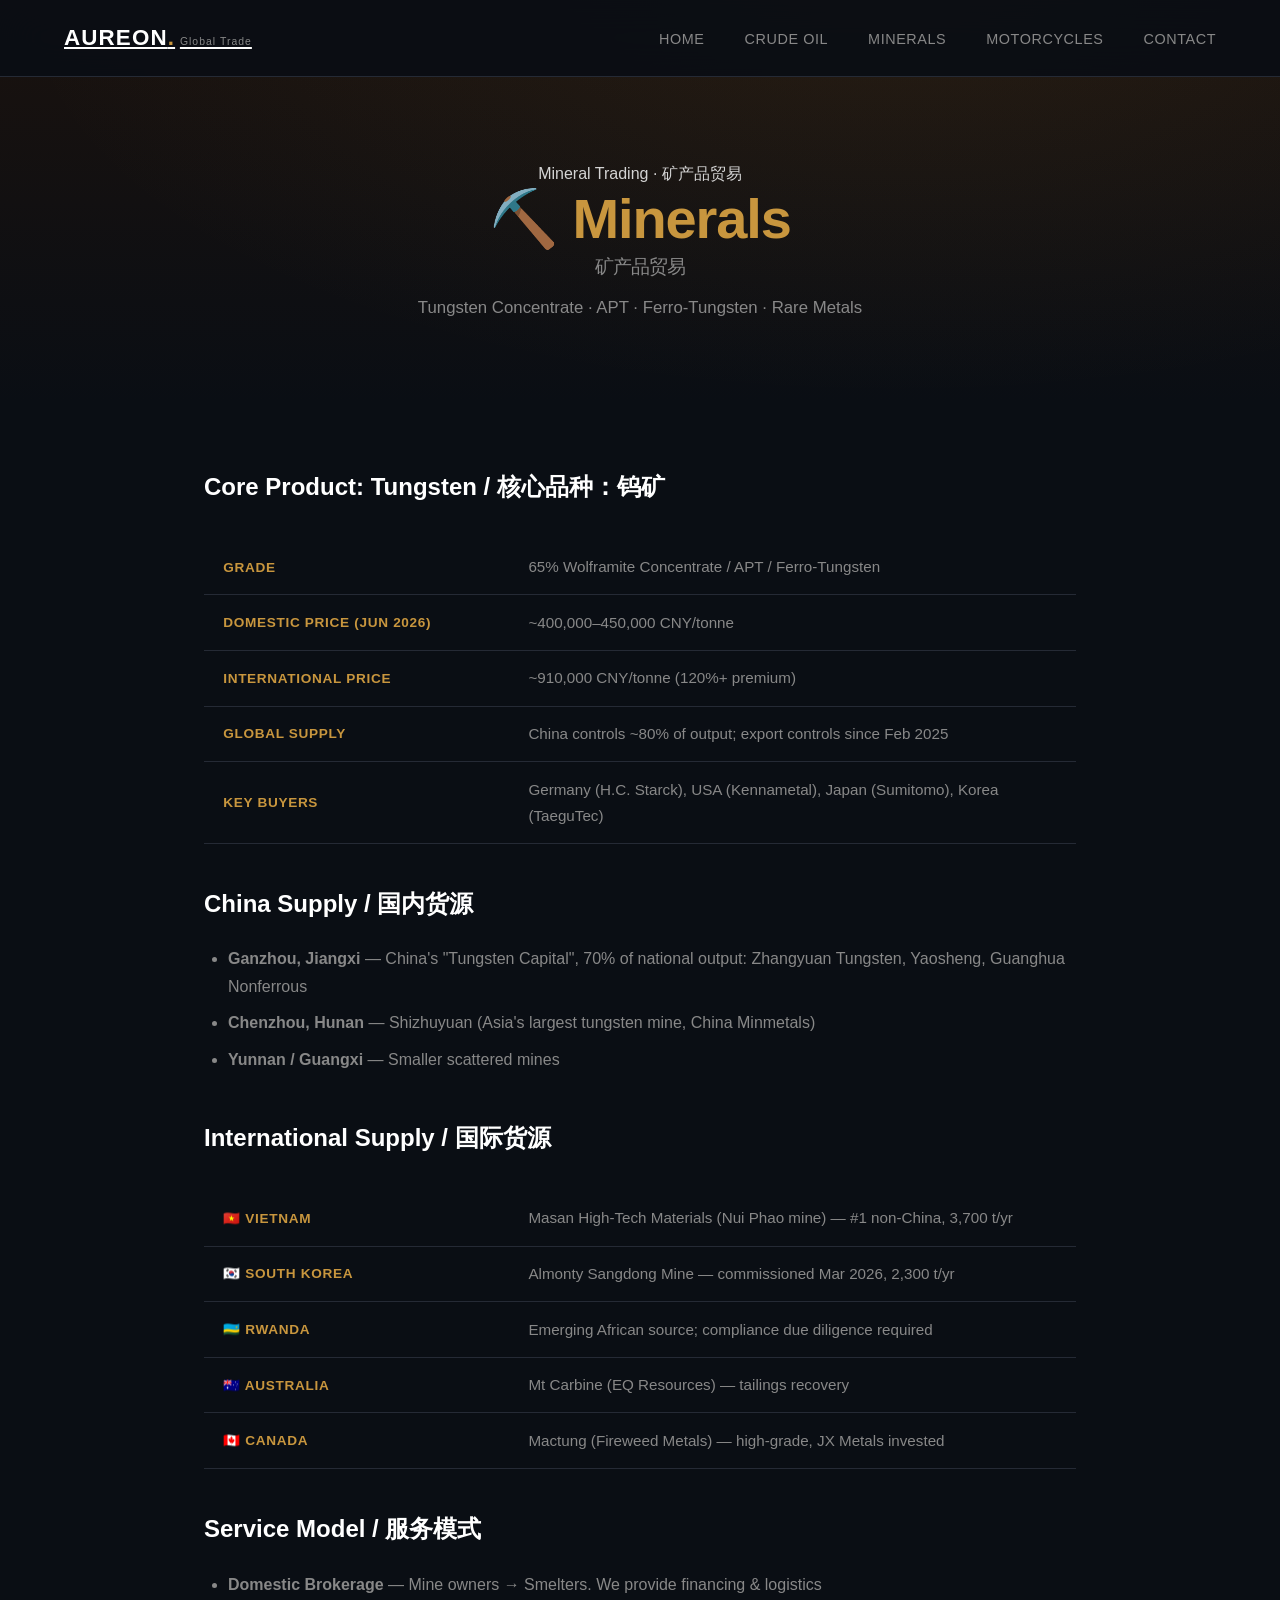
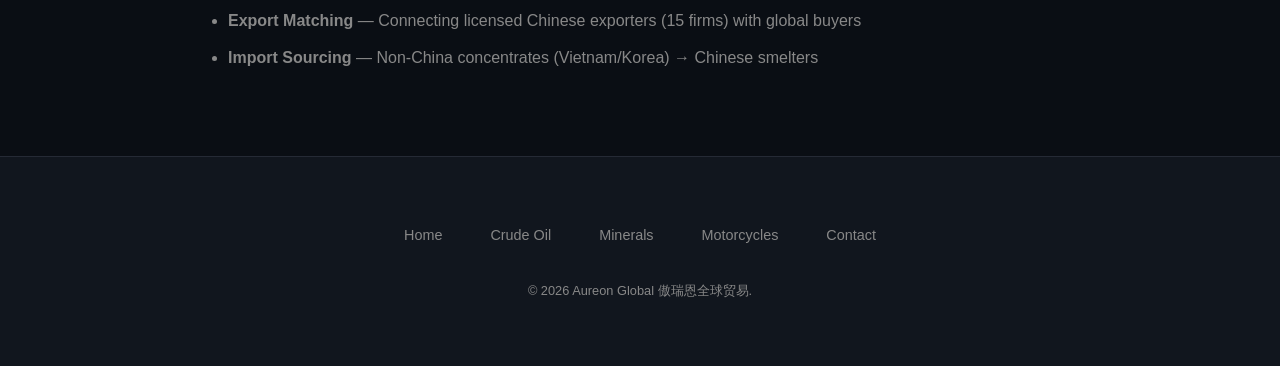
<file: minerals.html>
<!DOCTYPE html>
<html lang="zh-CN">
<head>
<meta charset="UTF-8">
<meta name="viewport" content="width=device-width, initial-scale=1.0">
<meta name="description" content="傲瑞恩全球贸易矿产品业务 — 硫磺、铜精矿、锂辉石进口贸易。加拿大硫磺CFR防城港。Mineral Trading: Sulphur, Copper, Lithium.">
<title>矿产品贸易 | 硫磺_铜矿_锂矿采购 | Aureon Global</title>
<link rel="stylesheet" href="css/style.css">
<!-- 百度统计 -->
<script>var _hmt=_hmt||[];(function(){var hm=document.createElement("script");hm.src="https://hm.baidu.com/hm.js?0f3335ad15eff5d8310f9d4be33d2344";var s=document.getElementsByTagName("script")[0];s.parentNode.insertBefore(hm,s);})();</script>
<meta name="keywords" content="矿产品贸易,硫磺进口,加拿大硫磺,铜精矿,锂矿,防城港,sulphur,copper,lithium,mineral trading">
<meta name="robots" content="index,follow">
<!-- ═══════════════════════════════════════════ -->
<!-- 此为傲瑞恩全球贸易(Aureon Global)官网源码 -->
<!-- 未经授权克隆/复制/使用本网站源码将追究法律责任 -->
<!-- 如需正版授权或合作: fhao40002@gmail.com -->
<!-- ═══════════════════════════════════════════ -->
</head>
<body>
<nav class="navbar">
  <a href="index.html" class="logo">AUREON<span>.</span><small>Global Trade</small></a>
  <button class="mobile-toggle" onclick="toggleMenu()">☰</button>
  <ul class="nav-links" id="navLinks">
    <li><a href="index.html">Home</a></li>
    <li><a href="oil.html">Crude Oil</a></li>
    <li><a href="minerals.html" class="active">Minerals</a></li>
    <li><a href="motorcycles.html">Motorcycles</a></li>
    <li><a href="index.html#contact">Contact</a></li>
  </ul>
</nav>

<section class="page-banner minerals-hero">
  <span class="tag">Mineral Trading · 矿产品贸易</span>
  <h1>⛏️ <span class="gold">Minerals</span><br><small>矿产品贸易</small></h1>
  <p>Tungsten Concentrate · APT · Ferro-Tungsten · Rare Metals</p>
</section>

<div class="detail-content">
  <h3>Core Product: Tungsten / 核心品种：钨矿</h3>
  <table class="spec-table">
    <tr><th>Grade</th><td>65% Wolframite Concentrate / APT / Ferro-Tungsten</td></tr>
    <tr><th>Domestic Price (Jun 2026)</th><td>~400,000–450,000 CNY/tonne</td></tr>
    <tr><th>International Price</th><td>~910,000 CNY/tonne (120%+ premium)</td></tr>
    <tr><th>Global Supply</th><td>China controls ~80% of output; export controls since Feb 2025</td></tr>
    <tr><th>Key Buyers</th><td>Germany (H.C. Starck), USA (Kennametal), Japan (Sumitomo), Korea (TaeguTec)</td></tr>
  </table>

  <h3>China Supply / 国内货源</h3>
  <ul>
    <li><strong>Ganzhou, Jiangxi</strong> — China's "Tungsten Capital", 70% of national output: Zhangyuan Tungsten, Yaosheng, Guanghua Nonferrous</li>
    <li><strong>Chenzhou, Hunan</strong> — Shizhuyuan (Asia's largest tungsten mine, China Minmetals)</li>
    <li><strong>Yunnan / Guangxi</strong> — Smaller scattered mines</li>
  </ul>

  <h3>International Supply / 国际货源</h3>
  <table class="spec-table">
    <tr><th>🇻🇳 Vietnam</th><td>Masan High-Tech Materials (Nui Phao mine) — #1 non-China, 3,700 t/yr</td></tr>
    <tr><th>🇰🇷 South Korea</th><td>Almonty Sangdong Mine — commissioned Mar 2026, 2,300 t/yr</td></tr>
    <tr><th>🇷🇼 Rwanda</th><td>Emerging African source; compliance due diligence required</td></tr>
    <tr><th>🇦🇺 Australia</th><td>Mt Carbine (EQ Resources) — tailings recovery</td></tr>
    <tr><th>🇨🇦 Canada</th><td>Mactung (Fireweed Metals) — high-grade, JX Metals invested</td></tr>
  </table>

  <h3>Service Model / 服务模式</h3>
  <ul>
    <li><strong>Domestic Brokerage</strong> — Mine owners → Smelters. We provide financing &amp; logistics</li>
    <li><strong>Export Matching</strong> — Connecting licensed Chinese exporters (15 firms) with global buyers</li>
    <li><strong>Import Sourcing</strong> — Non-China concentrates (Vietnam/Korea) → Chinese smelters</li>
  </ul>
</div>

<footer class="footer">
  <ul class="footer-links">
    <li><a href="index.html">Home</a></li>
    <li><a href="oil.html">Crude Oil</a></li>
    <li><a href="minerals.html">Minerals</a></li>
    <li><a href="motorcycles.html">Motorcycles</a></li>
    <li><a href="index.html#contact">Contact</a></li>
  </ul>
  <p class="copyright">&copy; 2026 Aureon Global 傲瑞恩全球贸易.</p>
</footer>
<script src="js/main.js"></script>
</body>
</html>
</file>
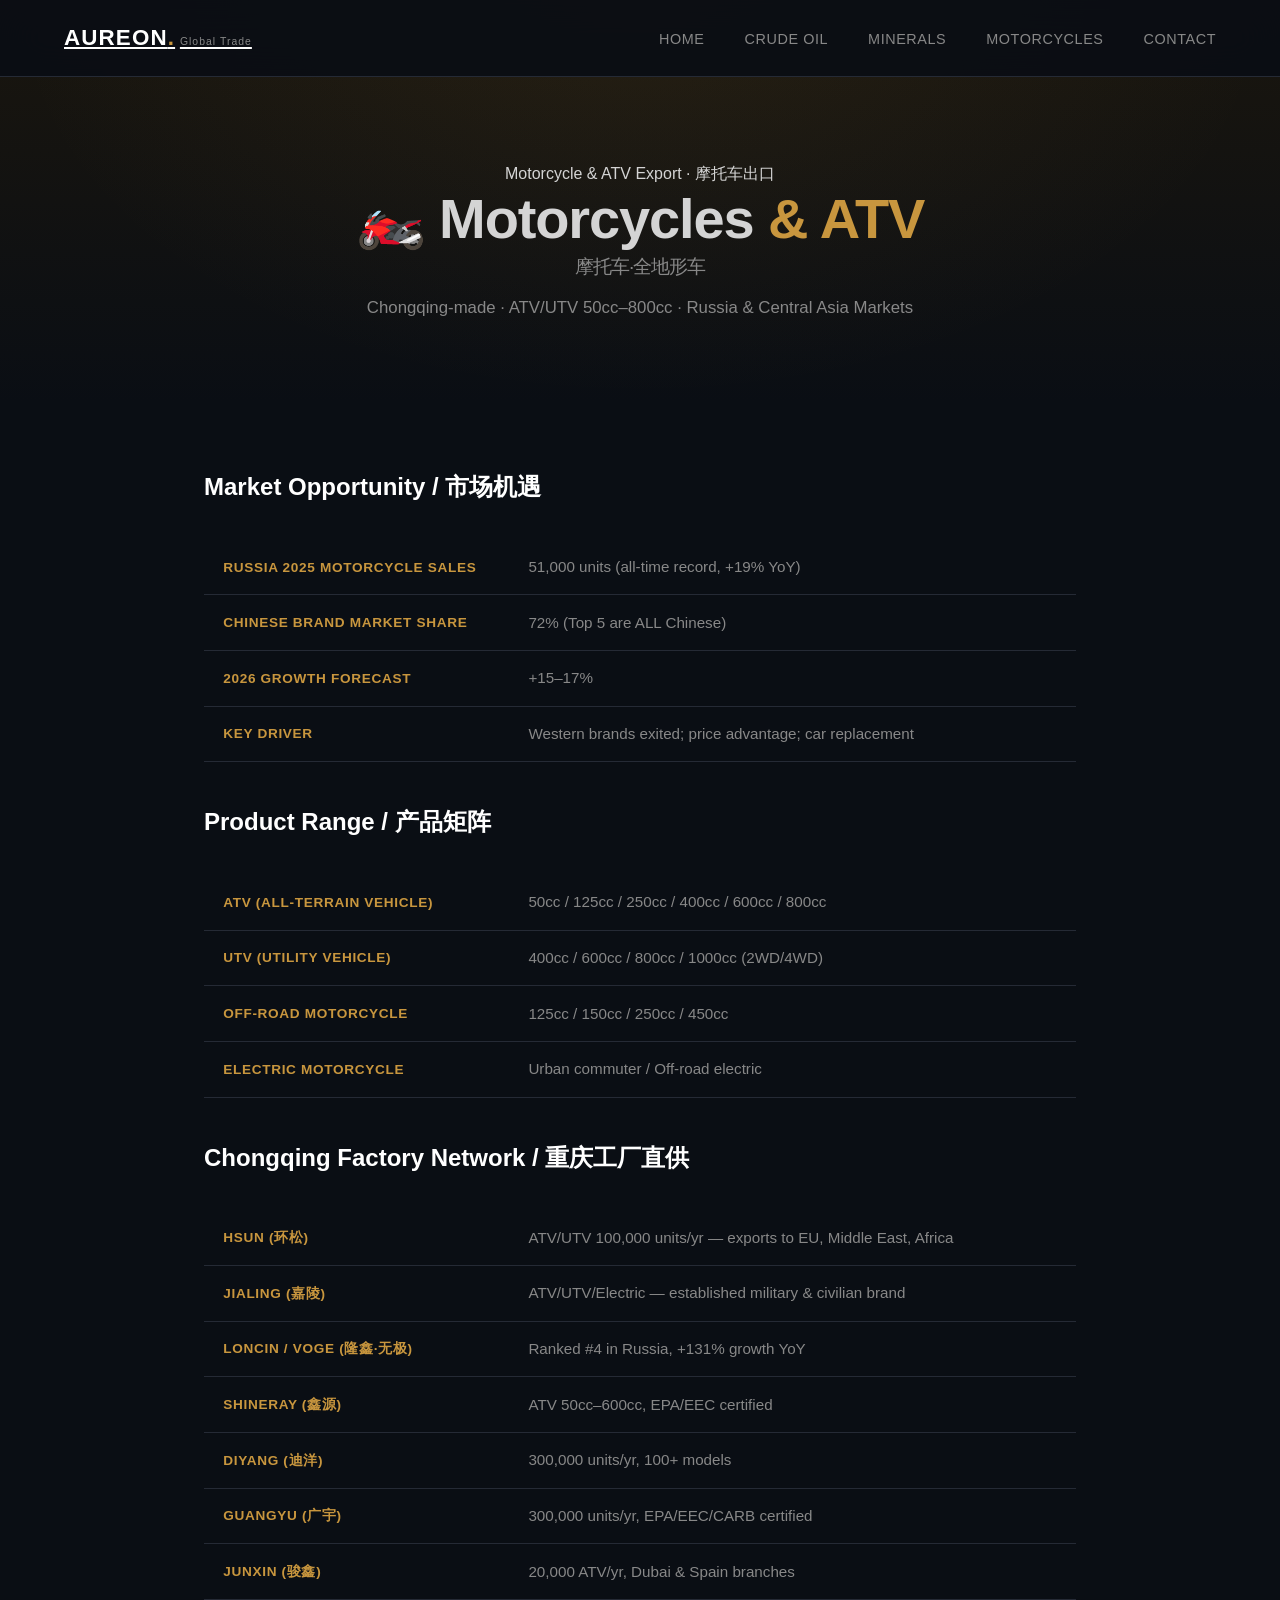
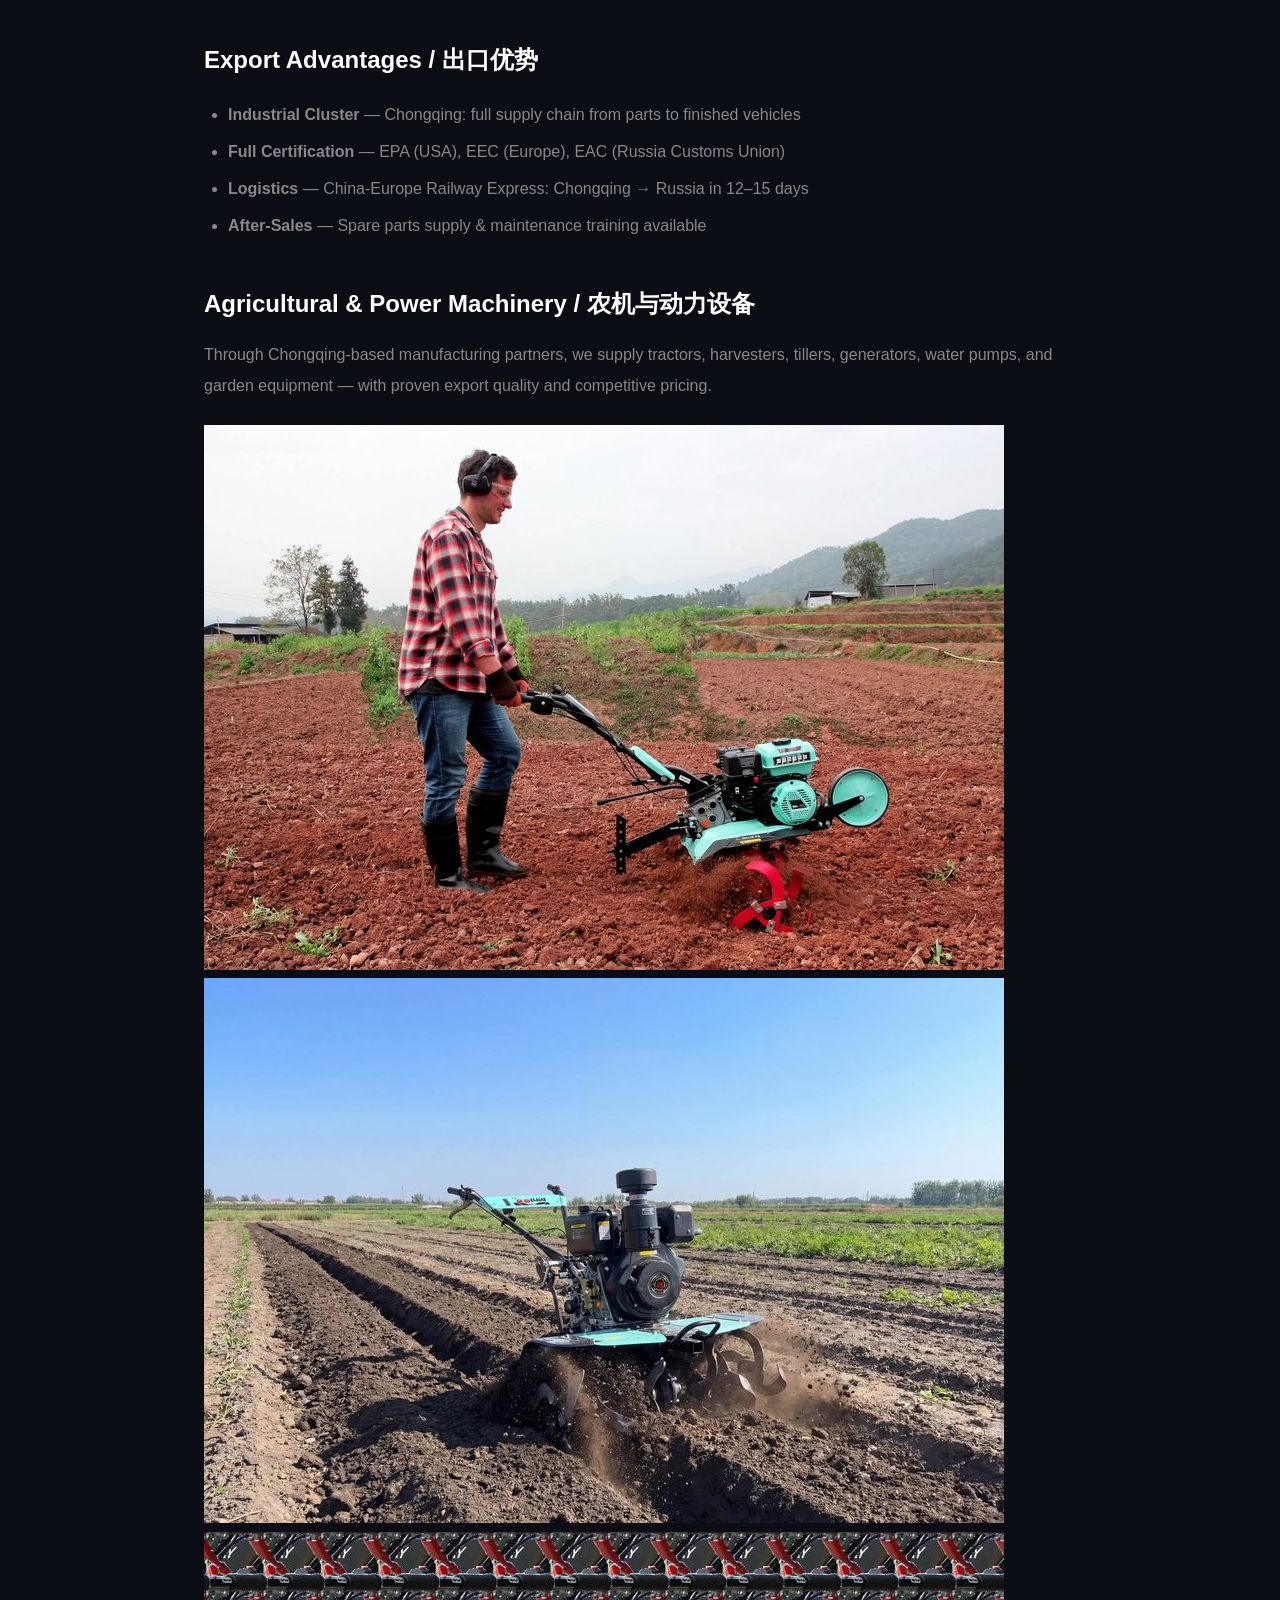
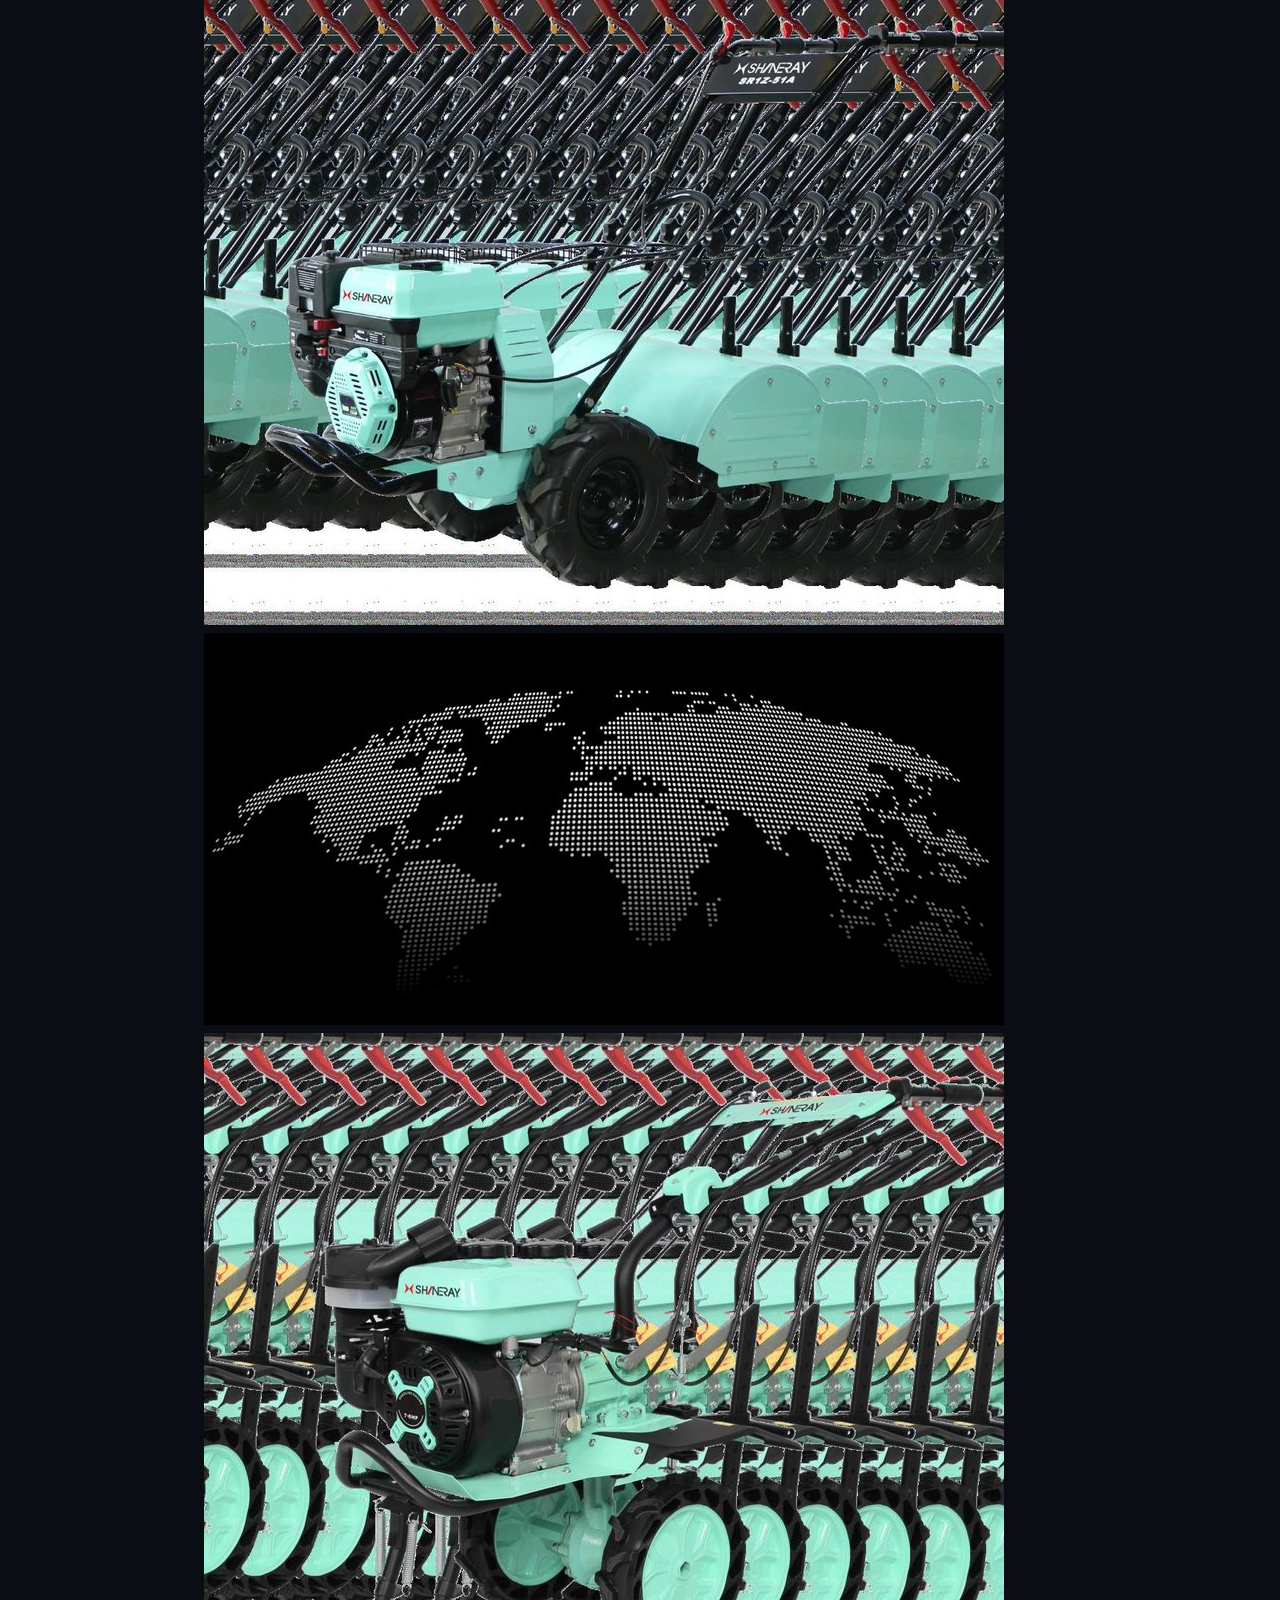
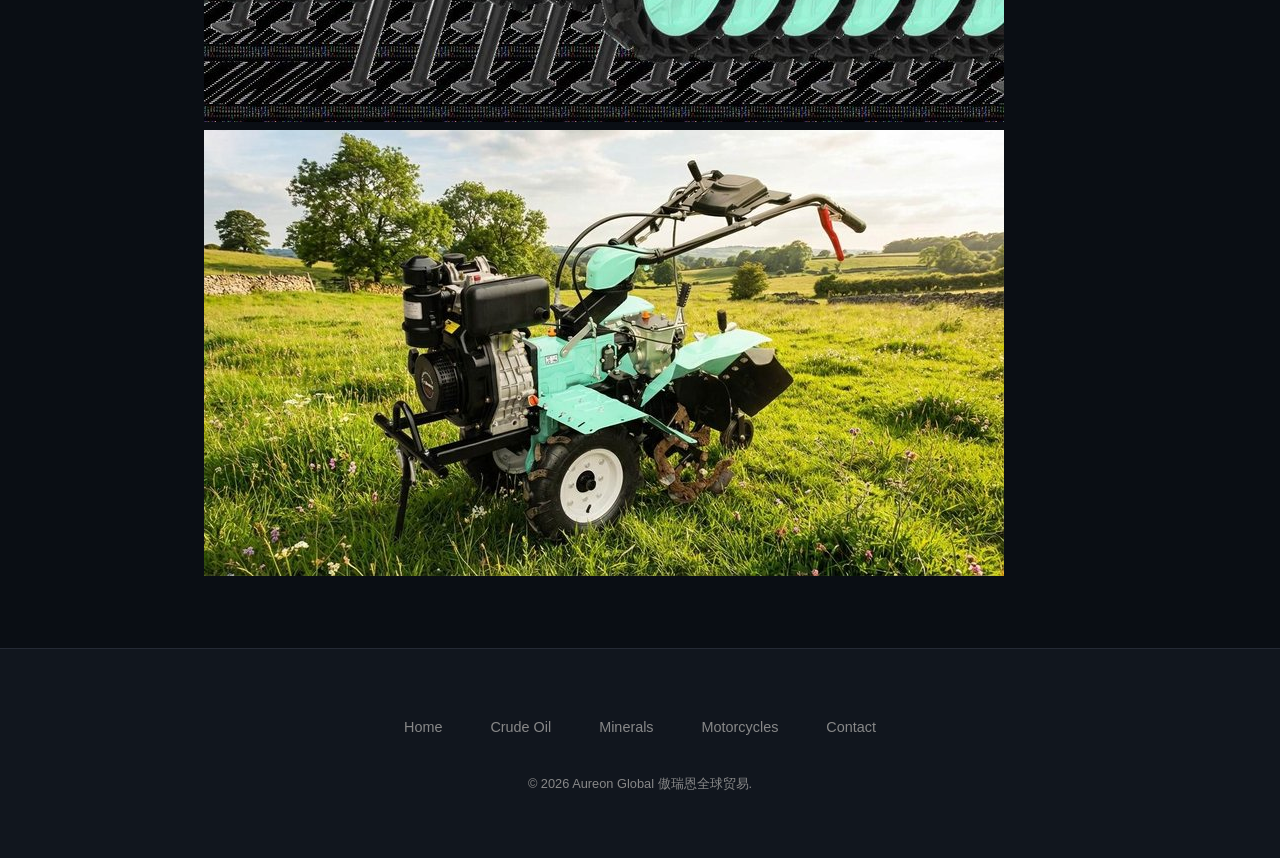
<file: motorcycles.html>
<!DOCTYPE html>
<html lang="zh-CN">
<head>
<meta charset="UTF-8">
<meta name="viewport" content="width=device-width, initial-scale=1.0">
<meta name="description" content="傲瑞恩全球贸易摩托车业务 — 中国摩托车/ATV/全地形车出口，CKD/SKD散件供应。Motorcycle & ATV Export from China.">
<title>摩托车_ATV出口 | 中国摩托车国际贸易 | Aureon Global</title>
<link rel="stylesheet" href="css/style.css">
<!-- 百度统计 -->
<script>var _hmt=_hmt||[];(function(){var hm=document.createElement("script");hm.src="https://hm.baidu.com/hm.js?0f3335ad15eff5d8310f9d4be33d2344";var s=document.getElementsByTagName("script")[0];s.parentNode.insertBefore(hm,s);})();</script>
<meta name="keywords" content="摩托车出口,ATV出口,全地形车,CKD散件,中国摩托车,motorcycle export,ATV,China motorcycle">
<meta name="robots" content="index,follow">
<!-- ═══════════════════════════════════════════ -->
<!-- 此为傲瑞恩全球贸易(Aureon Global)官网源码 -->
<!-- 未经授权克隆/复制/使用本网站源码将追究法律责任 -->
<!-- 如需正版授权或合作: fhao40002@gmail.com -->
<!-- ═══════════════════════════════════════════ -->
</head>
<body>
<nav class="navbar">
  <a href="index.html" class="logo">AUREON<span>.</span><small>Global Trade</small></a>
  <button class="mobile-toggle" onclick="toggleMenu()">☰</button>
  <ul class="nav-links" id="navLinks">
    <li><a href="index.html">Home</a></li>
    <li><a href="oil.html">Crude Oil</a></li>
    <li><a href="minerals.html">Minerals</a></li>
    <li><a href="motorcycles.html" class="active">Motorcycles</a></li>
    <li><a href="index.html#contact">Contact</a></li>
  </ul>
</nav>

<section class="page-banner moto-hero">
  <span class="tag">Motorcycle &amp; ATV Export · 摩托车出口</span>
  <h1>🏍️ Motorcycles <span class="gold">&amp; ATV</span><br><small>摩托车·全地形车</small></h1>
  <p>Chongqing-made · ATV/UTV 50cc–800cc · Russia &amp; Central Asia Markets</p>
</section>

<div class="detail-content">
  <h3>Market Opportunity / 市场机遇</h3>
  <table class="spec-table">
    <tr><th>Russia 2025 Motorcycle Sales</th><td>51,000 units (all-time record, +19% YoY)</td></tr>
    <tr><th>Chinese Brand Market Share</th><td>72% (Top 5 are ALL Chinese)</td></tr>
    <tr><th>2026 Growth Forecast</th><td>+15–17%</td></tr>
    <tr><th>Key Driver</th><td>Western brands exited; price advantage; car replacement</td></tr>
  </table>

  <h3>Product Range / 产品矩阵</h3>
  <table class="spec-table">
    <tr><th>ATV (All-Terrain Vehicle)</th><td>50cc / 125cc / 250cc / 400cc / 600cc / 800cc</td></tr>
    <tr><th>UTV (Utility Vehicle)</th><td>400cc / 600cc / 800cc / 1000cc (2WD/4WD)</td></tr>
    <tr><th>Off-Road Motorcycle</th><td>125cc / 150cc / 250cc / 450cc</td></tr>
    <tr><th>Electric Motorcycle</th><td>Urban commuter / Off-road electric</td></tr>
  </table>

  <h3>Chongqing Factory Network / 重庆工厂直供</h3>
  <table class="spec-table">
    <tr><th>HSUN (环松)</th><td>ATV/UTV 100,000 units/yr — exports to EU, Middle East, Africa</td></tr>
    <tr><th>Jialing (嘉陵)</th><td>ATV/UTV/Electric — established military &amp; civilian brand</td></tr>
    <tr><th>Loncin / Voge (隆鑫·无极)</th><td>Ranked #4 in Russia, +131% growth YoY</td></tr>
    <tr><th>Shineray (鑫源)</th><td>ATV 50cc–600cc, EPA/EEC certified</td></tr>
    <tr><th>Diyang (迪洋)</th><td>300,000 units/yr, 100+ models</td></tr>
    <tr><th>Guangyu (广宇)</th><td>300,000 units/yr, EPA/EEC/CARB certified</td></tr>
    <tr><th>Junxin (骏鑫)</th><td>20,000 ATV/yr, Dubai &amp; Spain branches</td></tr>
  </table>

  <h3>Export Advantages / 出口优势</h3>
  <ul>
    <li><strong>Industrial Cluster</strong> — Chongqing: full supply chain from parts to finished vehicles</li>
    <li><strong>Full Certification</strong> — EPA (USA), EEC (Europe), EAC (Russia Customs Union)</li>
    <li><strong>Logistics</strong> — China-Europe Railway Express: Chongqing → Russia in 12–15 days</li>
    <li><strong>After-Sales</strong> — Spare parts supply &amp; maintenance training available</li>
  </ul>

  <h3>Agricultural &amp; Power Machinery / 农机与动力设备</h3>
  <p style="color:var(--text-dim);margin-bottom:1.5rem;">
    Through Chongqing-based manufacturing partners, we supply tractors, harvesters, tillers,
    generators, water pumps, and garden equipment — with proven export quality and competitive pricing.
  </p>
  <div class="gallery">
    <img src="img/agrimach_01.jpg" alt="Agricultural Machinery" loading="lazy">
    <img src="img/agrimach_02.jpg" alt="Farm Equipment" loading="lazy">
    <img src="img/agrimach_04.jpg" alt="Heavy Machinery" loading="lazy">
    <img src="img/agrimach_06.jpg" alt="Product Lineup" loading="lazy">
    <img src="img/agrimach_07.jpg" alt="Power Equipment" loading="lazy">
    <img src="img/agrimach_08.jpg" alt="Garden Machinery" loading="lazy">
  </div>
</div>

<footer class="footer">
  <ul class="footer-links">
    <li><a href="index.html">Home</a></li>
    <li><a href="oil.html">Crude Oil</a></li>
    <li><a href="minerals.html">Minerals</a></li>
    <li><a href="motorcycles.html">Motorcycles</a></li>
    <li><a href="index.html#contact">Contact</a></li>
  </ul>
  <p class="copyright">&copy; 2026 Aureon Global 傲瑞恩全球贸易.</p>
</footer>
<script src="js/main.js"></script>
</body>
</html>
</file>
<file: css/style.css>
/* ===== 秀威供应链 · 全球贸易 ===== */
:root {
  --bg: #0a0e14;
  --bg2: #11161e;
  --bg3: #1a1f2b;
  --gold: #c8963e;
  --gold-light: #e0b860;
  --text: #d4d4d4;
  --text-bright: #f0f0f0;
  --text-dim: #888;
  --border: #252a35;
  --accent: #1b6b2e;
  --danger: #cc4444;
  --white: #ffffff;
}

* { margin:0; padding:0; box-sizing:border-box; }

html { scroll-behavior:smooth; font-size:16px; }

body {
  font-family: 'Segoe UI','PingFang SC','Microsoft YaHei','Helvetica Neue',sans-serif;
  background: var(--bg);
  color: var(--text);
  line-height:1.7;
  overflow-x:hidden;
}

/* ===== TYPOGRAPHY ===== */
h1 { font-size:3.5rem; font-weight:700; letter-spacing:-0.02em; line-height:1.15; }
h2 { font-size:2.5rem; font-weight:600; letter-spacing:-0.01em; }
h3 { font-size:1.5rem; font-weight:600; }
h4 { font-size:1.2rem; font-weight:500; }

.gold { color:var(--gold); }
.gold-light { color:var(--gold-light); }

/* ===== NAVBAR ===== */
.navbar {
  position:fixed; top:0; left:0; right:0; z-index:1000;
  padding:1.2rem 4rem;
  display:flex; justify-content:space-between; align-items:center;
  background:rgba(10,14,20,0.92);
  backdrop-filter:blur(20px);
  border-bottom:1px solid var(--border);
  transition:all 0.3s;
}

.navbar .logo {
  font-size:1.4rem; font-weight:700;
  color:var(--white);
  letter-spacing:0.05em;
}

.navbar .logo span { color:var(--gold); }

.nav-links { display:flex; gap:2.5rem; list-style:none; }
.nav-links a {
  color:var(--text-dim); text-decoration:none;
  font-size:0.9rem; font-weight:500; letter-spacing:0.04em;
  text-transform:uppercase; transition:color 0.3s;
}
.nav-links a:hover, .nav-links a.active { color:var(--gold); }

.nav-lang { display:flex; gap:0.8rem; }
.nav-lang button {
  background:none; border:1px solid var(--border); color:var(--text-dim);
  padding:0.35rem 0.8rem; border-radius:4px; cursor:pointer;
  font-size:0.8rem; transition:all 0.3s;
}
.nav-lang button:hover, .nav-lang button.active {
  border-color:var(--gold); color:var(--gold);
}

/* ===== HERO ===== */
.hero {
  min-height:100vh; display:flex; align-items:center; justify-content:center;
  text-align:center; padding:6rem 2rem 4rem;
  background:radial-gradient(ellipse at 50% 0%, rgba(200,150,62,0.06) 0%, transparent 70%),
             radial-gradient(ellipse at 80% 80%, rgba(27,107,46,0.04) 0%, transparent 60%);
  position:relative; overflow:hidden;
}

.hero::before {
  content:''; position:absolute; top:0; left:0; right:0; bottom:0;
  background:
    linear-gradient(90deg, var(--border) 1px, transparent 1px),
    linear-gradient(0deg, var(--border) 1px, transparent 1px);
  background-size:80px 80px;
  opacity:0.15;
  pointer-events:none;
}

.hero-content { max-width:900px; position:relative; z-index:1; }
.hero h1 { margin-bottom:1.5rem; }
.hero h1 .en { display:block; font-size:1.2rem; color:var(--text-dim); letter-spacing:0.15em; margin-bottom:0.5rem; font-weight:400; }
.hero .subtitle { font-size:1.2rem; color:var(--text-dim); margin-bottom:3rem; max-width:600px; margin-left:auto; margin-right:auto; }
.hero .stats { display:flex; justify-content:center; gap:4rem; margin-top:4rem; }

.stat-item { text-align:center; }
.stat-num { font-size:2.5rem; font-weight:700; color:var(--gold); }
.stat-label { font-size:0.85rem; color:var(--text-dim); text-transform:uppercase; letter-spacing:0.08em; }

.btn {
  display:inline-block; padding:0.9rem 2.5rem; border-radius:6px;
  font-weight:600; font-size:0.95rem; text-decoration:none;
  letter-spacing:0.04em; transition:all 0.3s; cursor:pointer;
  border:2px solid transparent;
}
.btn-primary{ background:var(--gold); color:var(--bg); border-color:var(--gold); }
.btn-primary:hover{ background:var(--gold-light); transform:translateY(-2px); box-shadow:0 8px 30px rgba(200,150,62,0.25); }
.btn-outline{ background:transparent; color:var(--gold); border-color:var(--gold); }
.btn-outline:hover{ background:var(--gold); color:var(--bg); }

/* ===== SECTIONS ===== */
.section { padding:7rem 4rem; }
.section-header { text-align:center; margin-bottom:5rem; }
.section-header .tag {
  display:inline-block; padding:0.35rem 1.2rem;
  border:1px solid var(--gold); border-radius:50px;
  color:var(--gold); font-size:0.8rem; letter-spacing:0.1em;
  margin-bottom:1.5rem; text-transform:uppercase;
}
.section-header h2 { margin-bottom:1rem; }
.section-header p { color:var(--text-dim); max-width:600px; margin:0 auto; }

/* ===== SERVICE CARDS ===== */
.services-grid { display:grid; grid-template-columns:repeat(3, 1fr); gap:2rem; max-width:1200px; margin:0 auto; }

.service-card {
  background:var(--bg2); border:1px solid var(--border); border-radius:12px;
  overflow:hidden; transition:all 0.4s; text-decoration:none; display:block;
}
.service-card:hover {
  border-color:var(--gold); transform:translateY(-6px);
  box-shadow:0 20px 50px rgba(0,0,0,0.4);
}

.service-img {
  height:160px; background-size:cover; background-position:center;
  position:relative;
}
.service-img::after {
  content:''; position:absolute; bottom:0; left:0; right:0; height:60px;
  background:linear-gradient(transparent, var(--bg2));
}
.oil-bg {
  background: linear-gradient(135deg, #1a1a2e 0%, #16213e 50%, #0f3460 100%);
  background-image: url("data:image/svg+xml,%3Csvg xmlns='http://www.w3.org/2000/svg' viewBox='0 0 400 160'%3E%3Ccircle cx='180' cy='60' r='50' fill='none' stroke='%23c8963e' stroke-width='1' opacity='0.3'/%3E%3Ccircle cx='200' cy='80' r='30' fill='none' stroke='%23e0b860' stroke-width='1' opacity='0.2'/%3E%3Crect x='120' y='100' width='160' height='8' rx='4' fill='%23c8963e' opacity='0.15'/%3E%3Ctext x='200' y='140' text-anchor='middle' fill='%23c8963e' font-size='11' opacity='0.5'%3E🛢️ CRUDE OIL%3C/text%3E%3C/svg%3E");
}
.minerals-bg {
  background: linear-gradient(135deg, #1a1a2e 0%, #1a1a2e 50%, #2d1f0e 100%);
  background-image: url("data:image/svg+xml,%3Csvg xmlns='http://www.w3.org/2000/svg' viewBox='0 0 400 160'%3E%3Cpolygon points='180,30 220,50 210,90 170,90 160,50' fill='none' stroke='%23c8963e' stroke-width='1' opacity='0.3'/%3E%3Cpolygon points='130,50 160,35 190,55 160,75' fill='%23e0b860' opacity='0.1'/%3E%3Ctext x='200' y='140' text-anchor='middle' fill='%23c8963e' font-size='11' opacity='0.5'%3E⛏️ MINERALS%3C/text%3E%3C/svg%3E");
}
.moto-bg {
  background: linear-gradient(135deg, #1a1a2e 0%, #1e1a16 50%, #2d1a0e 100%);
  background-image: url("data:image/svg+xml,%3Csvg xmlns='http://www.w3.org/2000/svg' viewBox='0 0 400 160'%3E%3Ccircle cx='170' cy='55' r='35' fill='none' stroke='%23c8963e' stroke-width='2' opacity='0.3'/%3E%3Ccircle cx='230' cy='55' r='35' fill='none' stroke='%23c8963e' stroke-width='2' opacity='0.3'/%3E%3Cline x1='205' y1='55' x2='260' y2='40' stroke='%23e0b860' stroke-width='2' opacity='0.3'/%3E%3Ctext x='200' y='140' text-anchor='middle' fill='%23c8963e' font-size='11' opacity='0.5'%3E🏍️ MOTORCYCLES %26 ATV%3C/text%3E%3C/svg%3E");
}

.service-body { padding:2rem; }
.service-body h3 { margin-bottom:0.8rem; color:var(--white); font-size:1.3rem; }
.service-body h3 small { display:block; font-size:0.8rem; color:var(--text-dim); font-weight:400; margin-top:0.2rem; }
.service-body p { color:var(--text-dim); font-size:0.9rem; margin-bottom:1.2rem; }
.service-card .features { list-style:none; }
.service-card .features li {
  padding:0.4rem 0; color:var(--text-dim); font-size:0.85rem;
  border-bottom:1px solid rgba(255,255,255,0.04);
}
.service-card .features li:last-child { border-bottom:none; }
.service-card .features li::before { content:'▸ '; color:var(--gold); }

/* ===== ABOUT GRID ===== */
.about-grid {
  display:grid; grid-template-columns:repeat(3, 1fr); gap:2.5rem;
  margin-top:3rem; max-width:800px; margin-left:auto; margin-right:auto;
}
.about-item { text-align:center; }
.about-icon { font-size:2.2rem; margin-bottom:0.8rem; }
.about-item h4 { color:var(--white); font-size:1rem; margin-bottom:0.5rem; }
.about-item p { color:var(--text-dim); font-size:0.85rem; line-height:1.5; }

/* ===== HERO CTA ===== */
.hero-cta { display:flex; gap:1rem; justify-content:center; flex-wrap:wrap; margin-bottom:3rem; }

/* ===== TRADE FLOW ===== */
.trade-flow {
  max-width:1000px; margin:0 auto;
  display:flex; align-items:center; justify-content:center; gap:2rem; flex-wrap:wrap;
}
.flow-node {
  background:var(--bg3); border:1px solid var(--border); border-radius:12px;
  padding:2rem 2.5rem; text-align:center; min-width:180px;
}
.flow-node .node-icon { font-size:2rem; margin-bottom:0.8rem; }
.flow-node h4 { font-size:0.95rem; color:var(--white); }
.flow-node p { font-size:0.8rem; color:var(--text-dim); margin-top:0.3rem; }
.flow-arrow { font-size:1.5rem; color:var(--gold); }

/* ===== CONTACT ===== */
.contact-grid {
  display:grid; grid-template-columns:1fr 1fr; gap:3rem; max-width:1000px; margin:0 auto;
}
.contact-info h3 { color:var(--white); margin-bottom:1.5rem; }
.contact-info .info-item {
  display:flex; align-items:center; gap:1rem; margin-bottom:1.2rem;
  color:var(--text-dim);
}
.contact-info .info-item .icon { font-size:1.3rem; }
.contact-form {
  background:var(--bg2); border:1px solid var(--border); border-radius:12px; padding:2.5rem;
}
.form-group { margin-bottom:1.2rem; }
.form-group label { display:block; color:var(--text-dim); font-size:0.85rem; margin-bottom:0.4rem; }
.form-group input, .form-group textarea, .form-group select {
  width:100%; padding:0.8rem 1rem; background:var(--bg3); border:1px solid var(--border);
  border-radius:6px; color:var(--text); font-size:0.95rem; font-family:inherit;
  transition:border-color 0.3s;
}
.form-group input:focus, .form-group textarea:focus, .form-group select:focus {
  outline:none; border-color:var(--gold);
}

/* ===== QR CARDS ===== */
.qr-grid {
  display: flex;
  gap: 1.5rem;
  margin-top: 1rem;
  flex-wrap: wrap;
}

.qr-card {
  text-align: center;
  transition: transform 0.3s;
}

.qr-card:hover {
  transform: translateY(-4px);
}

.qr-frame {
  width: 160px;
  height: 160px;
  padding: 10px;
  background: var(--white);
  border: 1px solid var(--border);
  border-radius: 16px;
  display: flex;
  align-items: center;
  justify-content: center;
  margin: 0 auto;
  box-shadow: 0 4px 20px rgba(0,0,0,0.3);
  transition: border-color 0.3s, box-shadow 0.3s;
}

.qr-card:hover .qr-frame {
  border-color: var(--gold);
  box-shadow: 0 6px 30px rgba(200,150,62,0.2);
}

.qr-frame img {
  width: 140px;
  height: 140px;
  border-radius: 8px;
  object-fit: contain;
}

.qr-card p {
  margin-top: 0.6rem;
  font-size: 0.75rem;
  color: var(--text-dim);
  letter-spacing: 0.04em;
  text-transform: uppercase;
  font-weight: 500;
  transition: color 0.3s;
}

.qr-card:hover p {
  color: var(--gold);
}

/* ===== FOOTER ===== */
.footer {
  background:var(--bg2); border-top:1px solid var(--border);
  padding:4rem; text-align:center;
}
.footer .footer-links { display:flex; justify-content:center; gap:3rem; margin-bottom:2rem; list-style:none; flex-wrap:wrap; }
.footer .footer-links a { color:var(--text-dim); text-decoration:none; font-size:0.9rem; transition:color 0.3s; }
.footer .footer-links a:hover { color:var(--gold); }
.footer .copyright { color:var(--text-dim); font-size:0.8rem; }

/* ===== PAGE BANNER ===== */
.page-banner {
  padding:10rem 4rem 5rem; text-align:center;
  background:radial-gradient(ellipse at 50% 0%, rgba(200,150,62,0.05) 0%, transparent 70%);
}
.page-banner h1 { margin-bottom:1rem; }
.page-banner h1 small { display:block; font-size:1.3rem; color:var(--text-dim); font-weight:400; margin-top:0.3rem; }
.page-banner p { color:var(--text-dim); max-width:650px; margin:0 auto; font-size:1.05rem; }
.oil-hero { background:radial-gradient(ellipse at 30% 0%, rgba(200,150,62,0.08) 0%, transparent 70%), linear-gradient(180deg, #0f1a2e 0%, var(--bg) 100%); }
.minerals-hero { background:radial-gradient(ellipse at 70% 0%, rgba(200,150,62,0.08) 0%, transparent 70%), linear-gradient(180deg, #1a120e 0%, var(--bg) 100%); }
.moto-hero { background:radial-gradient(ellipse at 50% 0%, rgba(200,150,62,0.08) 0%, transparent 70%), linear-gradient(180deg, #1a160e 0%, var(--bg) 100%); }

.page-banner h1 small { display:block; font-size:1.2rem; color:var(--text-dim); font-weight:400; margin-top:0.3rem; }
.navbar .logo small { font-size:0.65rem; color:var(--text-dim); font-weight:400; letter-spacing:0.1em; margin-left:0.3rem; }

/* ===== DETAIL PAGE CONTENT ===== */
.detail-content { max-width:1000px; margin:0 auto; padding:4rem; }
.detail-content h3 { color:var(--white); margin:2.5rem 0 1rem; }
.detail-content h3:first-child { margin-top:0; }
.detail-content p { color:var(--text-dim); margin-bottom:1rem; line-height:1.9; }
.detail-content ul { margin:1rem 0; padding-left:1.5rem; }
.detail-content ul li { color:var(--text-dim); padding:0.3rem 0; }

.spec-table {
  width:100%; border-collapse:collapse; margin:2rem 0;
}
.spec-table th, .spec-table td {
  padding:0.9rem 1.2rem; text-align:left; border-bottom:1px solid var(--border);
}
.spec-table th { color:var(--gold); font-weight:600; font-size:0.85rem; text-transform:uppercase; letter-spacing:0.05em; width:35%; }
.spec-table td { color:var(--text-dim); font-size:0.95rem; }

/* ===== ANIMATIONS ===== */
.fade-in { opacity:0; transform:translateY(30px); transition:all 0.8s ease-out; }
.fade-in.visible { opacity:1; transform:translateY(0); }

/* ===== MOBILE MENU ===== */
.mobile-toggle { display:none; background:none; border:none; color:var(--text); font-size:1.5rem; cursor:pointer; }

/* ===== RESPONSIVE ===== */
@media (max-width:1024px) {
  .services-grid { grid-template-columns:1fr 1fr; }
  .contact-grid { grid-template-columns:1fr; }
  h1 { font-size:2.5rem; }
  h2 { font-size:2rem; }
  .hero .stats { gap:2rem; }
}

@media (max-width:768px) {
  .navbar { padding:1rem 1.5rem; }
  .nav-links { display:none; }
  .nav-links.open {
    display:flex; flex-direction:column; position:absolute;
    top:100%; left:0; right:0; background:var(--bg2);
    padding:1.5rem; gap:1rem; border-bottom:1px solid var(--border);
  }
  .mobile-toggle { display:block; }
  .section { padding:4rem 1.5rem; }
  .services-grid { grid-template-columns:1fr; }
  .hero .stats { flex-direction:column; gap:1.5rem; }
  .stat-num { font-size:2rem; }
  .trade-flow { flex-direction:column; }
  .flow-arrow { transform:rotate(90deg); }
  .detail-content { padding:2rem 1.5rem; }
}
</file>
